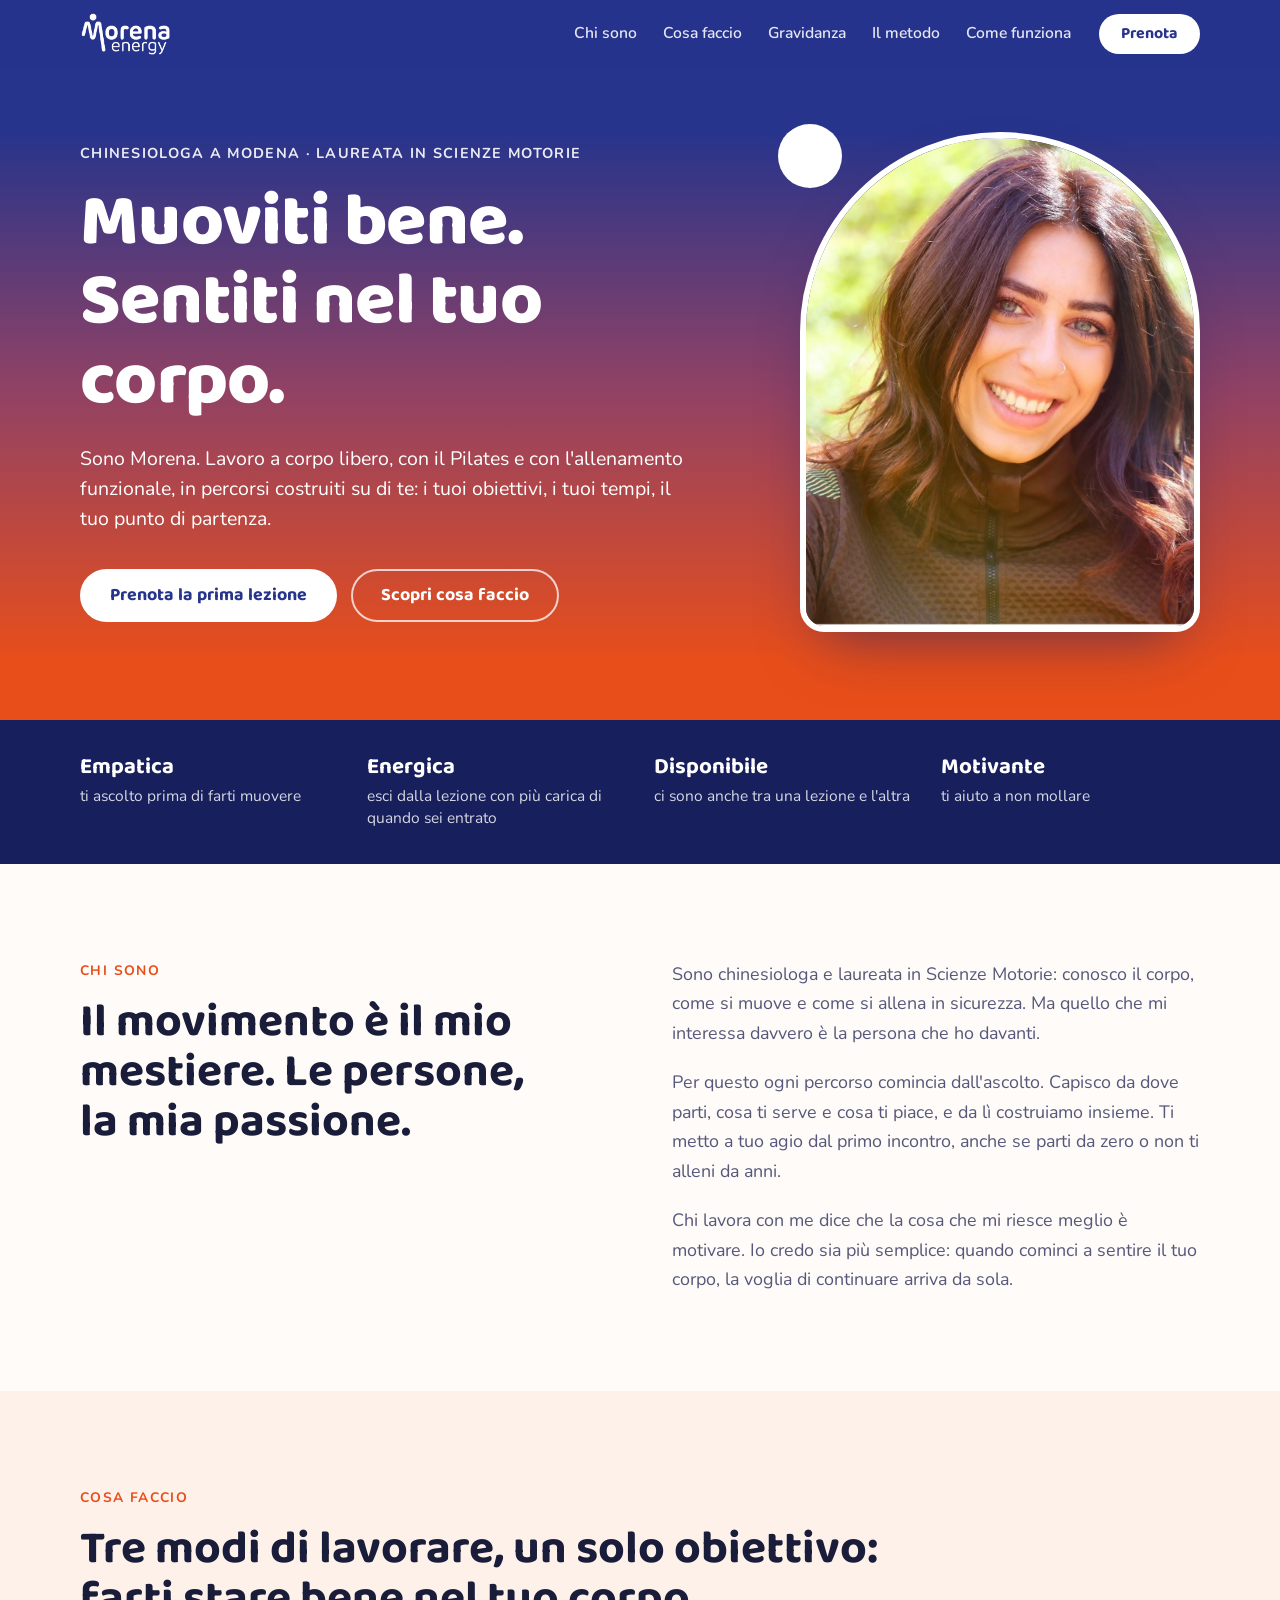
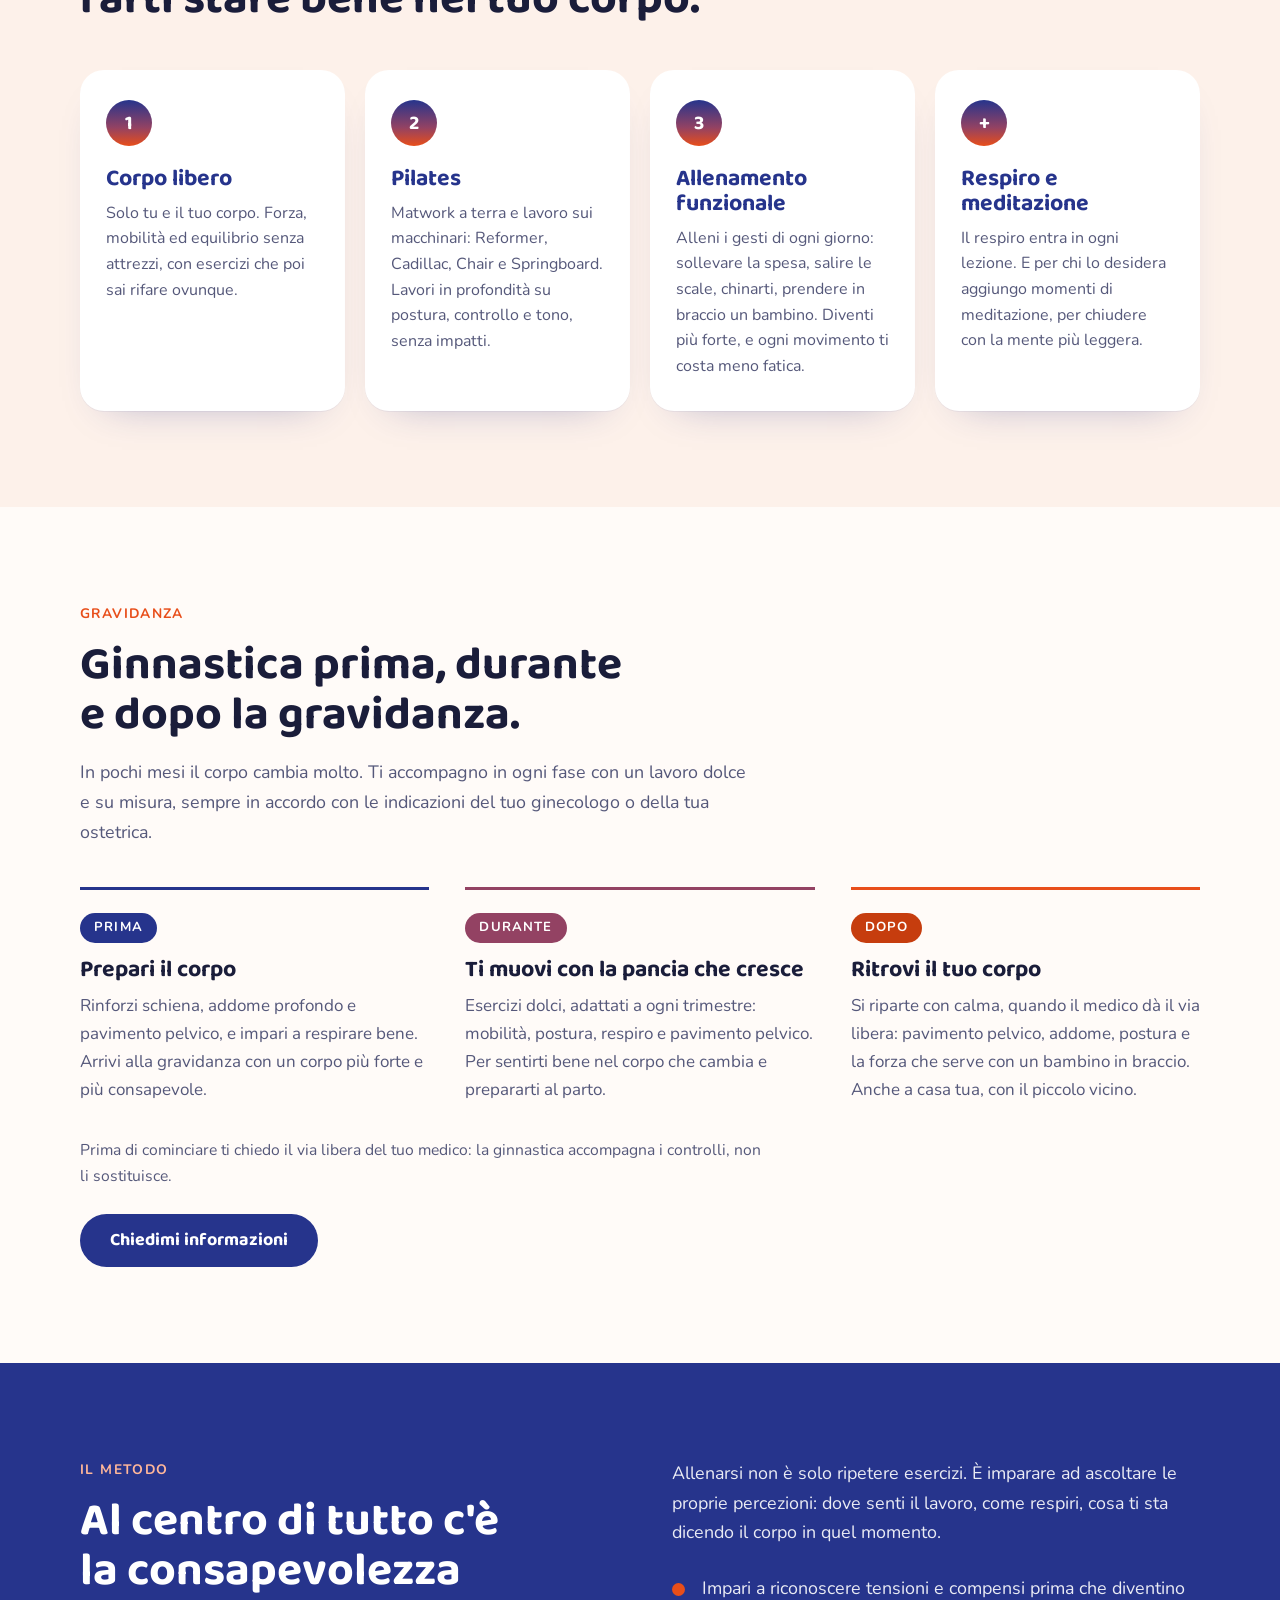
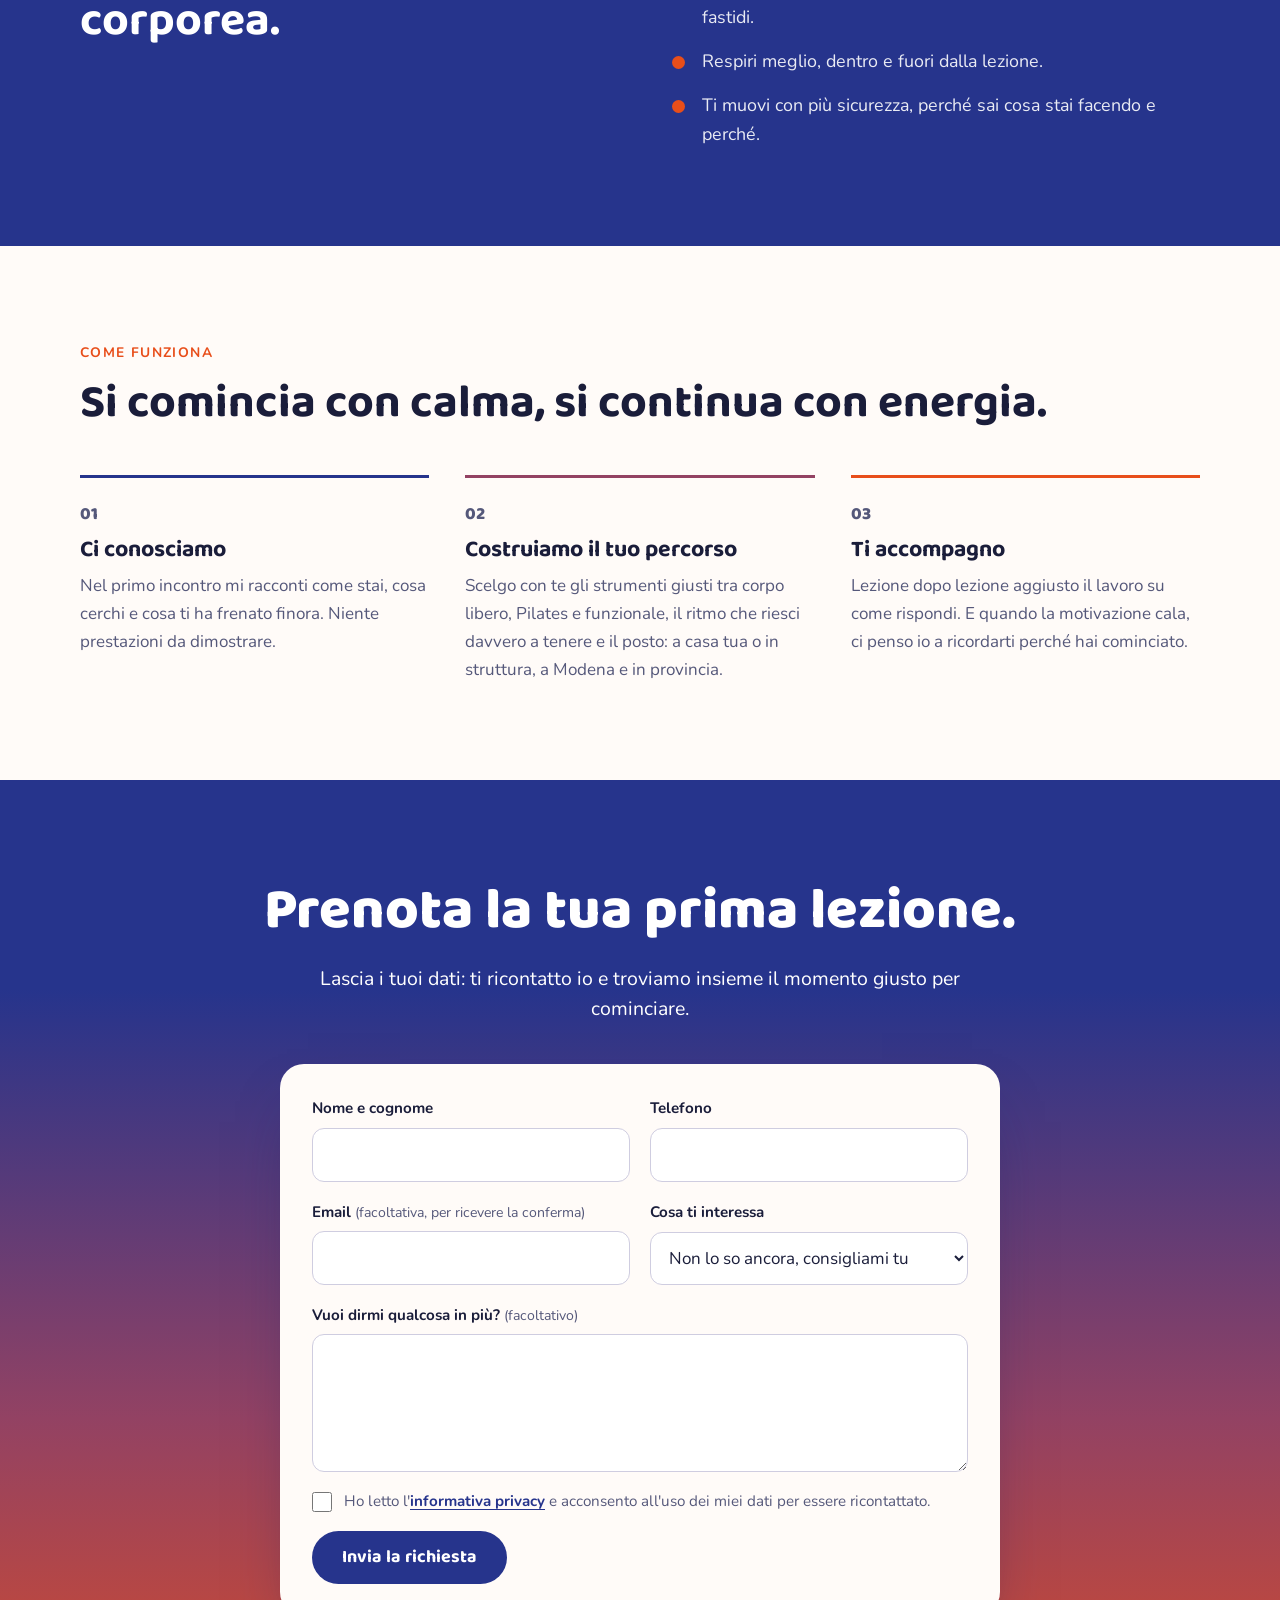
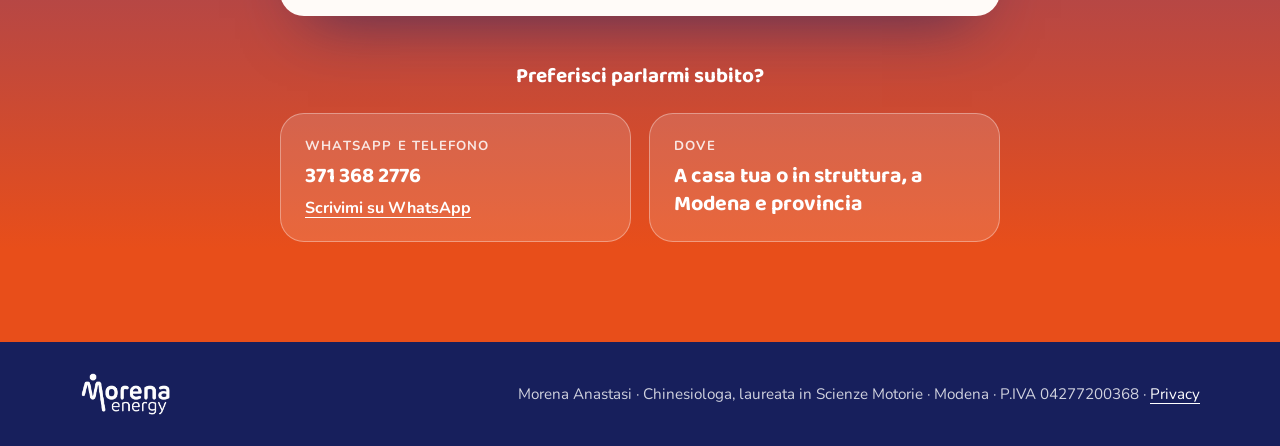
<file: index.html>
<!doctype html>
<html lang="it">
<head>
<meta charset="utf-8">
<meta name="viewport" content="width=device-width, initial-scale=1">
<title>Morena Energy · Chinesiologa a Modena: corpo libero, Pilates, funzionale</title>
<meta name="description" content="Morena, chinesiologa a Modena, laureata in Scienze Motorie. Corpo libero, Pilates e allenamento funzionale a domicilio o in struttura, a Modena e provincia, con al centro la consapevolezza corporea.">
<meta property="og:title" content="Morena Energy · Chinesiologa a Modena">
<meta property="og:description" content="Corpo libero, Pilates e allenamento funzionale. Percorsi costruiti su di te, con al centro la consapevolezza corporea.">
<meta property="og:image" content="https://davidemcb.github.io/morena-energy/img/logo-quadrato.jpg">
<meta property="og:url" content="https://davidemcb.github.io/morena-energy/">
<link rel="canonical" href="https://davidemcb.github.io/morena-energy/">
<meta property="og:type" content="website">
<meta name="theme-color" content="#26348C">
<link rel="icon" type="image/png" href="img/icona.png">
<link rel="apple-touch-icon" href="img/icona.png">
<link rel="preconnect" href="https://fonts.googleapis.com">
<link rel="preconnect" href="https://fonts.gstatic.com" crossorigin>
<link href="https://fonts.googleapis.com/css2?family=Baloo+2:wght@500;600;700;800&family=Nunito:wght@400;600;700&display=swap" rel="stylesheet">
<link rel="stylesheet" href="stile.css">
</head>
<body>

<header class="testata">
  <div class="contenitore testata-riga">
    <a href="#inizio" class="marchio" aria-label="Morena Energy, torna all'inizio">
      <img src="img/logo-bianco.png" alt="Morena Energy" width="642" height="309">
    </a>
    <nav class="menu" aria-label="Sezioni del sito">
      <a href="#chi-sono">Chi sono</a>
      <a href="#cosa-faccio">Cosa faccio</a>
      <a href="#gravidanza">Gravidanza</a>
      <a href="#consapevolezza">Il metodo</a>
      <a href="#come-funziona">Come funziona</a>
    </nav>
    <a href="#contatti" class="bottone bottone-chiaro bottone-piccolo">Prenota</a>
  </div>
</header>

<main id="inizio">

  <section class="apertura">
    <div class="contenitore apertura-griglia">
      <div class="apertura-testo">
        <p class="occhiello">Chinesiologa a Modena · Laureata in Scienze Motorie</p>
        <h1>Muoviti bene.<br>Sentiti nel tuo corpo.</h1>
        <p class="sommario">Sono Morena. Lavoro a corpo libero, con il Pilates e con l'allenamento funzionale, in percorsi costruiti su di te: i tuoi obiettivi, i tuoi tempi, il tuo punto di partenza.</p>
        <div class="azioni">
          <a href="#contatti" class="bottone bottone-chiaro">Prenota la prima lezione</a>
          <a href="#cosa-faccio" class="bottone bottone-contorno">Scopri cosa faccio</a>
        </div>
      </div>
      <div class="apertura-foto">
        <span class="pallino" aria-hidden="true"></span>
        <img src="img/morena.jpg" alt="Morena, chinesiologa, sorride all'aperto" width="1000" height="1258">
      </div>
    </div>
  </section>

  <section class="qualita" aria-label="Come lavora Morena">
    <div class="contenitore">
      <ul>
        <li><strong>Empatica</strong><span>ti ascolto prima di farti muovere</span></li>
        <li><strong>Energica</strong><span>esci dalla lezione con più carica di quando sei entrato</span></li>
        <li><strong>Disponibile</strong><span>ci sono anche tra una lezione e l'altra</span></li>
        <li><strong>Motivante</strong><span>ti aiuto a non mollare</span></li>
      </ul>
    </div>
  </section>

  <section class="sezione" id="chi-sono">
    <div class="contenitore due-colonne">
      <div>
        <p class="etichetta">Chi sono</p>
        <h2>Il movimento è il mio mestiere. Le persone, la mia passione.</h2>
      </div>
      <div class="prosa">
        <p>Sono chinesiologa e laureata in Scienze Motorie: conosco il corpo, come si muove e come si allena in sicurezza. Ma quello che mi interessa davvero è la persona che ho davanti.</p>
        <p>Per questo ogni percorso comincia dall'ascolto. Capisco da dove parti, cosa ti serve e cosa ti piace, e da lì costruiamo insieme. Ti metto a tuo agio dal primo incontro, anche se parti da zero o non ti alleni da anni.</p>
        <p>Chi lavora con me dice che la cosa che mi riesce meglio è motivare. Io credo sia più semplice: quando cominci a sentire il tuo corpo, la voglia di continuare arriva da sola.</p>
      </div>
    </div>
  </section>

  <section class="sezione sezione-tinta" id="cosa-faccio">
    <div class="contenitore">
      <p class="etichetta">Cosa faccio</p>
      <h2 class="titolo-stretto">Tre modi di lavorare, un solo obiettivo: farti stare bene nel tuo corpo.</h2>
      <div class="schede">
        <article class="scheda">
          <span class="numero" aria-hidden="true">1</span>
          <h3>Corpo libero</h3>
          <p>Solo tu e il tuo corpo. Forza, mobilità ed equilibrio senza attrezzi, con esercizi che poi sai rifare ovunque.</p>
        </article>
        <article class="scheda">
          <span class="numero" aria-hidden="true">2</span>
          <h3>Pilates</h3>
          <p>Matwork a terra e lavoro sui macchinari: Reformer, Cadillac, Chair e Springboard. Lavori in profondità su postura, controllo e tono, senza impatti.</p>
        </article>
        <article class="scheda">
          <span class="numero" aria-hidden="true">3</span>
          <h3>Allenamento funzionale</h3>
          <p>Alleni i gesti di ogni giorno: sollevare la spesa, salire le scale, chinarti, prendere in braccio un bambino. Diventi più forte, e ogni movimento ti costa meno fatica.</p>
        </article>
        <article class="scheda">
          <span class="numero" aria-hidden="true">+</span>
          <h3>Respiro e meditazione</h3>
          <p>Il respiro entra in ogni lezione. E per chi lo desidera aggiungo momenti di meditazione, per chiudere con la mente più leggera.</p>
        </article>
      </div>
    </div>
  </section>

  <section class="sezione" id="gravidanza">
    <div class="contenitore">
      <p class="etichetta">Gravidanza</p>
      <h2 class="titolo-stretto">Ginnastica prima, durante e dopo la gravidanza.</h2>
      <p class="prosa introduzione">In pochi mesi il corpo cambia molto. Ti accompagno in ogni fase con un lavoro dolce e su misura, sempre in accordo con le indicazioni del tuo ginecologo o della tua ostetrica.</p>
      <ol class="fasi">
        <li>
          <span class="fase">Prima</span>
          <h3>Prepari il corpo</h3>
          <p>Rinforzi schiena, addome profondo e pavimento pelvico, e impari a respirare bene. Arrivi alla gravidanza con un corpo più forte e più consapevole.</p>
        </li>
        <li>
          <span class="fase">Durante</span>
          <h3>Ti muovi con la pancia che cresce</h3>
          <p>Esercizi dolci, adattati a ogni trimestre: mobilità, postura, respiro e pavimento pelvico. Per sentirti bene nel corpo che cambia e prepararti al parto.</p>
        </li>
        <li>
          <span class="fase">Dopo</span>
          <h3>Ritrovi il tuo corpo</h3>
          <p>Si riparte con calma, quando il medico dà il via libera: pavimento pelvico, addome, postura e la forza che serve con un bambino in braccio. Anche a casa tua, con il piccolo vicino.</p>
        </li>
      </ol>
      <p class="nota">Prima di cominciare ti chiedo il via libera del tuo medico: la ginnastica accompagna i controlli, non li sostituisce.</p>
      <a href="#contatti" class="bottone bottone-pieno">Chiedimi informazioni</a>
    </div>
  </section>

  <section class="sezione sezione-blu" id="consapevolezza">
    <div class="contenitore due-colonne">
      <div>
        <p class="etichetta">Il metodo</p>
        <h2>Al centro di tutto c'è la consapevolezza corporea.</h2>
      </div>
      <div class="prosa">
        <p>Allenarsi non è solo ripetere esercizi. È imparare ad ascoltare le proprie percezioni: dove senti il lavoro, come respiri, cosa ti sta dicendo il corpo in quel momento.</p>
        <ul class="punti">
          <li>Impari a riconoscere tensioni e compensi prima che diventino fastidi.</li>
          <li>Respiri meglio, dentro e fuori dalla lezione.</li>
          <li>Ti muovi con più sicurezza, perché sai cosa stai facendo e perché.</li>
        </ul>
      </div>
    </div>
  </section>

  <section class="sezione" id="come-funziona">
    <div class="contenitore">
      <p class="etichetta">Come funziona</p>
      <h2 class="titolo-stretto">Si comincia con calma, si continua con energia.</h2>
      <ol class="passi">
        <li>
          <h3>Ci conosciamo</h3>
          <p>Nel primo incontro mi racconti come stai, cosa cerchi e cosa ti ha frenato finora. Niente prestazioni da dimostrare.</p>
        </li>
        <li>
          <h3>Costruiamo il tuo percorso</h3>
          <p>Scelgo con te gli strumenti giusti tra corpo libero, Pilates e funzionale, il ritmo che riesci davvero a tenere e il posto: a casa tua o in struttura, a Modena e in provincia.</p>
        </li>
        <li>
          <h3>Ti accompagno</h3>
          <p>Lezione dopo lezione aggiusto il lavoro su come rispondi. E quando la motivazione cala, ci penso io a ricordarti perché hai cominciato.</p>
        </li>
      </ol>
    </div>
  </section>

  <section class="chiusura" id="contatti">
    <div class="contenitore">
      <h2>Prenota la tua prima lezione.</h2>
      <p class="sommario">Lascia i tuoi dati: ti ricontatto io e troviamo insieme il momento giusto per cominciare.</p>

      <!-- Il modulo arriva per email a Morena tramite FormSubmit (formsubmit.co).
           Invio classico e non AJAX: solo così FormSubmit manda la conferma automatica a chi lascia l'email. -->
      <form class="modulo" id="modulo-contatto" action="https://formsubmit.co/morena.anastasi2.95@gmail.com" method="POST">
        <input type="hidden" name="_subject" value="Nuova richiesta dal sito Morena Energy">
        <input type="hidden" name="_template" value="table">
        <input type="hidden" name="_next" value="https://davidemcb.github.io/morena-energy/grazie.html">
        <input type="hidden" name="_autoresponse" id="campo-conferma" value="Ciao! Grazie per avermi scritto. Ho ricevuto la tua richiesta e ti ricontatto io al più presto, per trovare insieme il momento giusto per la tua prima lezione. Se preferisci sentirci subito, mi trovi su WhatsApp al 371 368 2776. A presto, Morena · Morena Energy">
        <input type="text" name="_honey" id="campo-honey" tabindex="-1" autocomplete="off" hidden>
        <div class="campo">
          <label for="campo-nome">Nome e cognome</label>
          <input type="text" id="campo-nome" name="Nome" autocomplete="name" required>
        </div>
        <div class="campo">
          <label for="campo-telefono">Telefono</label>
          <input type="tel" id="campo-telefono" name="Telefono" autocomplete="tel" inputmode="tel" required>
        </div>
        <div class="campo">
          <label for="campo-email">Email <small>(facoltativa, per ricevere la conferma)</small></label>
          <input type="email" id="campo-email" name="email" autocomplete="email">
        </div>
        <div class="campo">
          <label for="campo-interesse">Cosa ti interessa</label>
          <select id="campo-interesse" name="Interesse">
            <option>Non lo so ancora, consigliami tu</option>
            <option>Corpo libero</option>
            <option>Pilates</option>
            <option>Allenamento funzionale</option>
            <option>Ginnastica in gravidanza (prima, durante, dopo)</option>
            <option>Respiro e meditazione</option>
          </select>
        </div>
        <div class="campo campo-largo">
          <label for="campo-messaggio">Vuoi dirmi qualcosa in più? <small>(facoltativo)</small></label>
          <textarea id="campo-messaggio" name="Messaggio" rows="4"></textarea>
        </div>
        <label class="consenso campo-largo" for="campo-consenso">
          <input type="checkbox" id="campo-consenso" name="Consenso" value="Sì" required>
          <span>Ho letto l'<a href="privacy.html">informativa privacy</a> e acconsento all'uso dei miei dati per essere ricontattato.</span>
        </label>
        <div class="campo-largo modulo-invio">
          <button type="submit" class="bottone bottone-pieno" id="modulo-bottone">Invia la richiesta</button>
          <p class="modulo-esito" id="modulo-esito" role="status" aria-live="polite" hidden></p>
        </div>
      </form>

      <p class="oppure">Preferisci parlarmi subito?</p>
      <div class="contatti">
        <div class="contatto">
          <span>WhatsApp e telefono</span>
          <a href="tel:+393713682776">371 368 2776</a>
          <a class="secondario" href="https://wa.me/393713682776" target="_blank" rel="noopener">Scrivimi su WhatsApp</a>
        </div>
        <div class="contatto">
          <span>Dove</span>
          <strong>A casa tua o in struttura, a Modena e provincia</strong>
        </div>
      </div>
    </div>
  </section>

</main>

<footer class="piede">
  <div class="contenitore piede-riga">
    <img src="img/logo-bianco.png" alt="Morena Energy" width="642" height="309">
    <p>Morena Anastasi · Chinesiologa, laureata in Scienze Motorie · Modena · P.IVA 04277200368 · <a href="privacy.html">Privacy</a></p>
  </div>
</footer>

<script>
// Il modulo si invia in modo classico a FormSubmit: verifica anti-robot, poi la pagina grazie.html
(function () {
  var modulo = document.getElementById("modulo-contatto");
  if (!modulo) return;
  var bottone = document.getElementById("modulo-bottone");
  var esito = document.getElementById("modulo-esito");
  var conferma = document.getElementById("campo-conferma");

  modulo.addEventListener("submit", function (evento) {
    if (!modulo.getAttribute("action")) {
      evento.preventDefault();
      esito.textContent = "Questa è un'anteprima: l'invio funziona solo sul sito pubblicato.";
      esito.classList.add("errore");
      esito.hidden = false;
      return;
    }
    // senza email non c'è nessuno a cui mandare la conferma automatica
    conferma.disabled = !document.getElementById("campo-email").value.trim();
    bottone.textContent = "Invio in corso…";
  });

  // se si torna indietro dalla pagina di verifica, il bottone torna normale
  window.addEventListener("pageshow", function () { bottone.textContent = "Invia la richiesta"; });
})();
</script>

</body>
</html>
</file>
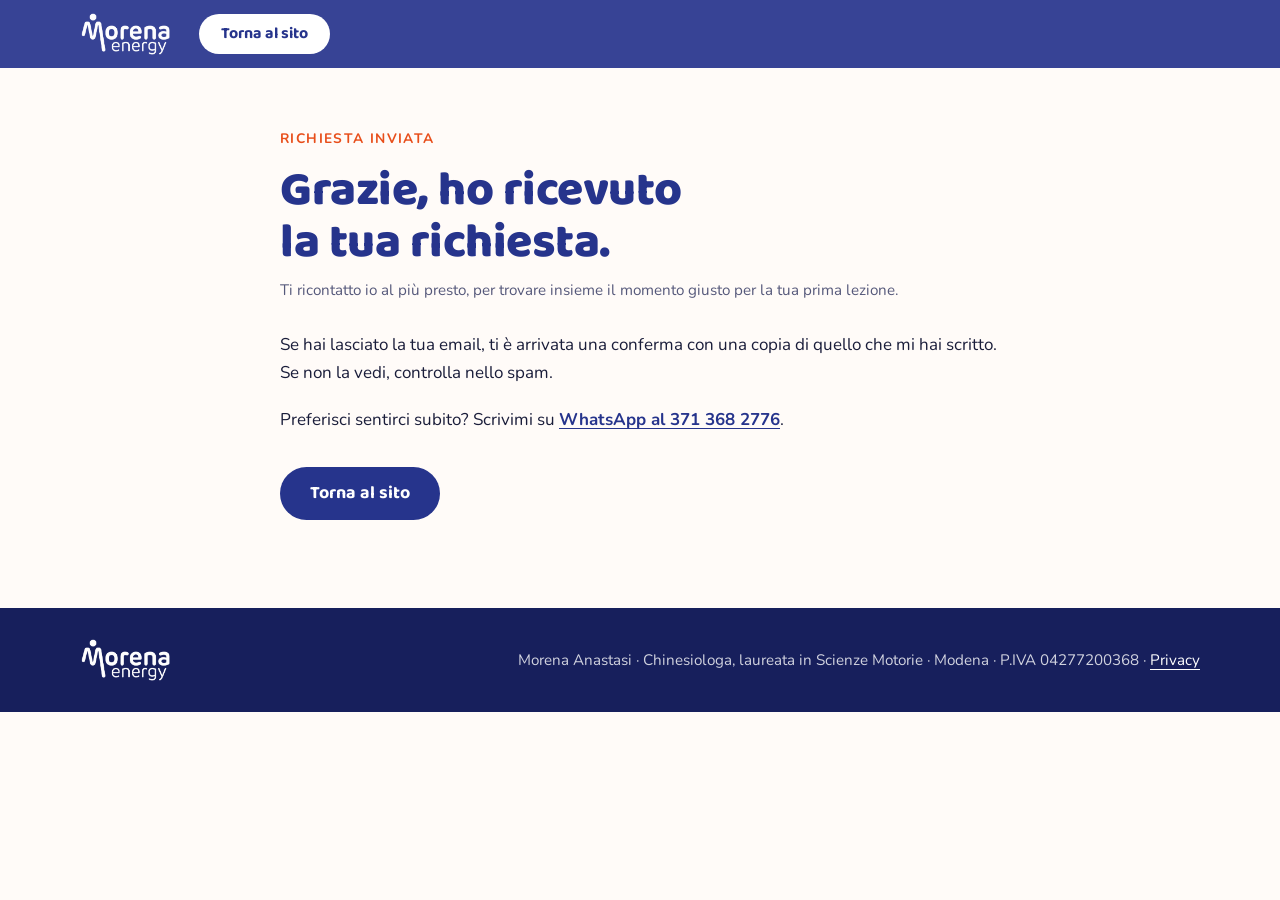
<file: grazie.html>
<!doctype html>
<html lang="it">
<head>
<meta charset="utf-8">
<meta name="viewport" content="width=device-width, initial-scale=1">
<title>Richiesta inviata · Morena Energy</title>
<meta name="robots" content="noindex">
<meta name="theme-color" content="#26348C">
<link rel="icon" type="image/png" href="img/icona.png">
<link rel="preconnect" href="https://fonts.googleapis.com">
<link rel="preconnect" href="https://fonts.gstatic.com" crossorigin>
<link href="https://fonts.googleapis.com/css2?family=Baloo+2:wght@500;600;700;800&family=Nunito:wght@400;600;700&display=swap" rel="stylesheet">
<link rel="stylesheet" href="stile.css">
</head>
<body>

<header class="testata">
  <div class="contenitore testata-riga">
    <a href="index.html" class="marchio" aria-label="Morena Energy, torna al sito">
      <img src="img/logo-bianco.png" alt="Morena Energy" width="642" height="309">
    </a>
    <a href="index.html" class="bottone bottone-chiaro bottone-piccolo">Torna al sito</a>
  </div>
</header>

<main class="pagina-testo">
  <div class="contenitore">
    <p class="etichetta">Richiesta inviata</p>
    <h1>Grazie, ho ricevuto la tua richiesta.</h1>
    <p class="aggiornamento">Ti ricontatto io al più presto, per trovare insieme il momento giusto per la tua prima lezione.</p>
    <p>Se hai lasciato la tua email, ti è arrivata una conferma con una copia di quello che mi hai scritto. Se non la vedi, controlla nello spam.</p>
    <p>Preferisci sentirci subito? Scrivimi su <a href="https://wa.me/393713682776" target="_blank" rel="noopener">WhatsApp al 371 368 2776</a>.</p>
    <p><a href="index.html" class="bottone bottone-pieno">Torna al sito</a></p>
  </div>
</main>

<footer class="piede">
  <div class="contenitore piede-riga">
    <img src="img/logo-bianco.png" alt="Morena Energy" width="642" height="309">
    <p>Morena Anastasi · Chinesiologa, laureata in Scienze Motorie · Modena · P.IVA 04277200368 · <a href="privacy.html">Privacy</a></p>
  </div>
</footer>

</body>
</html>
</file>
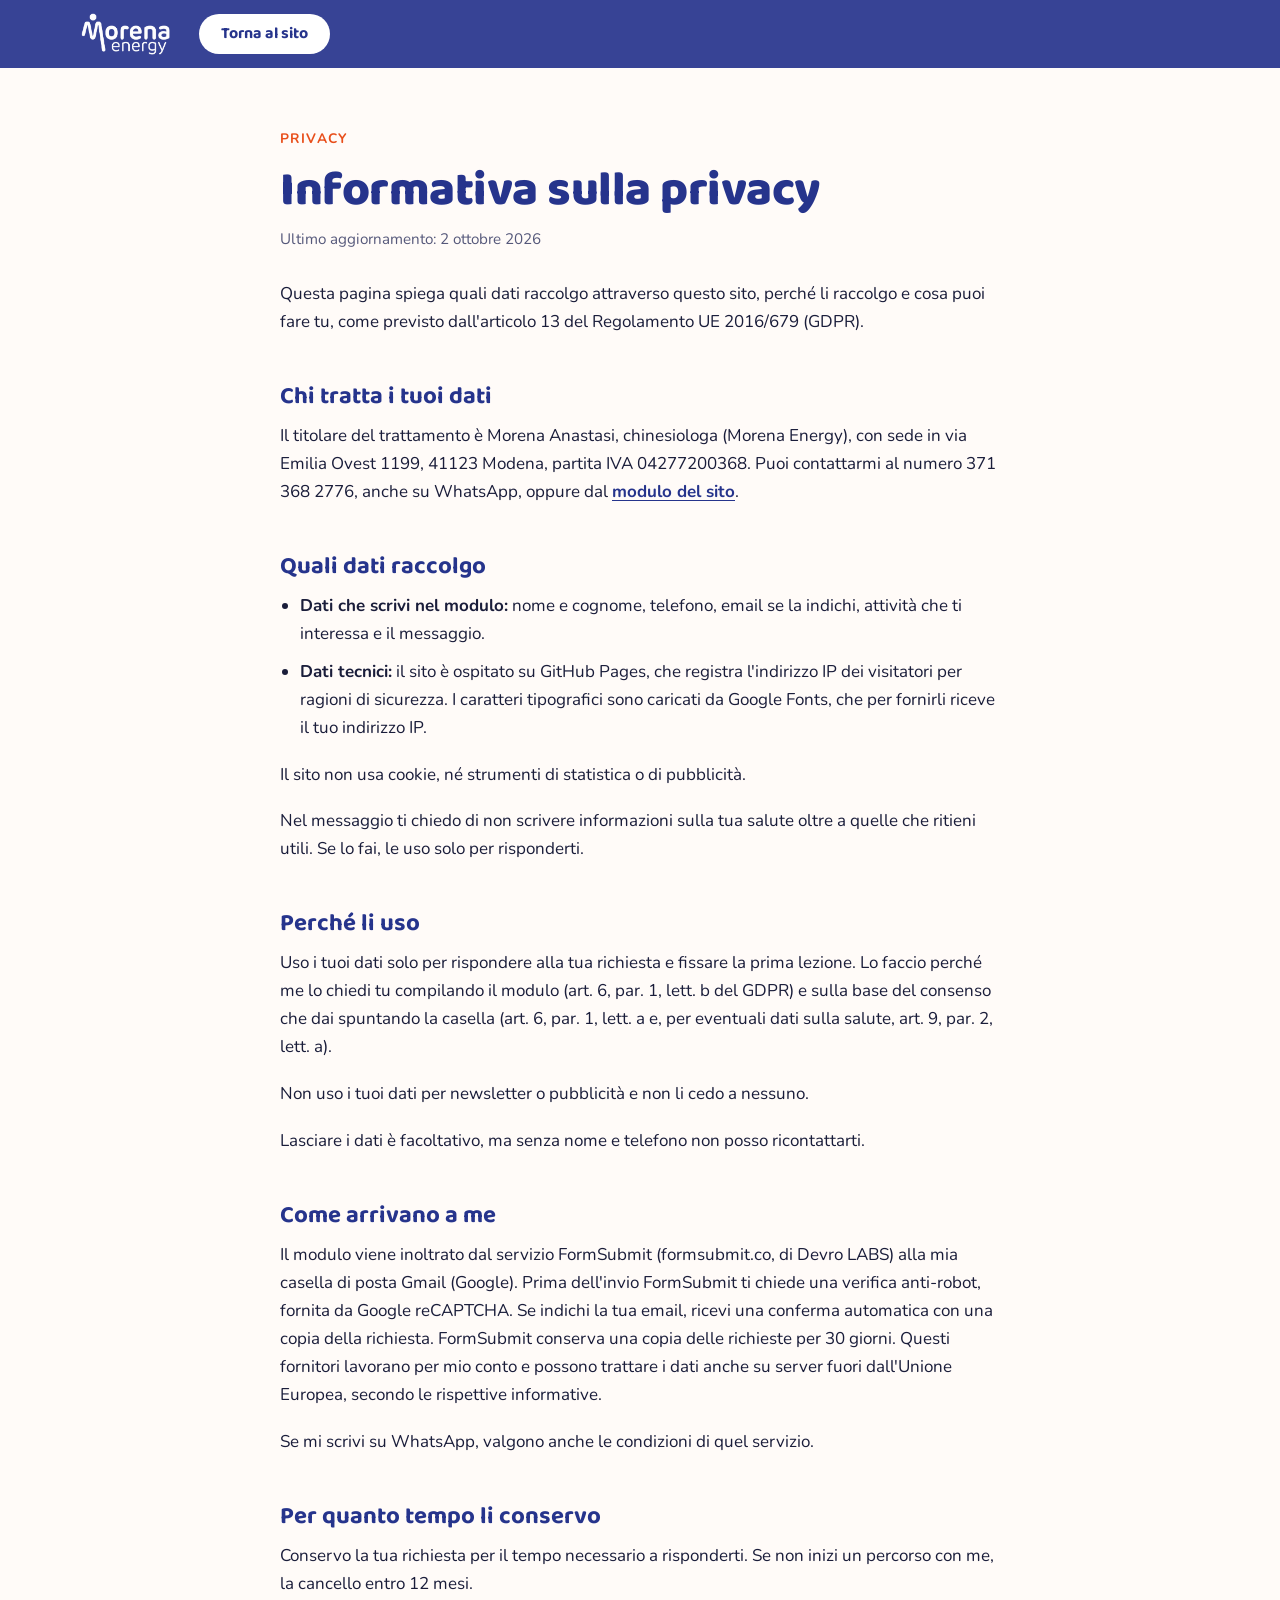
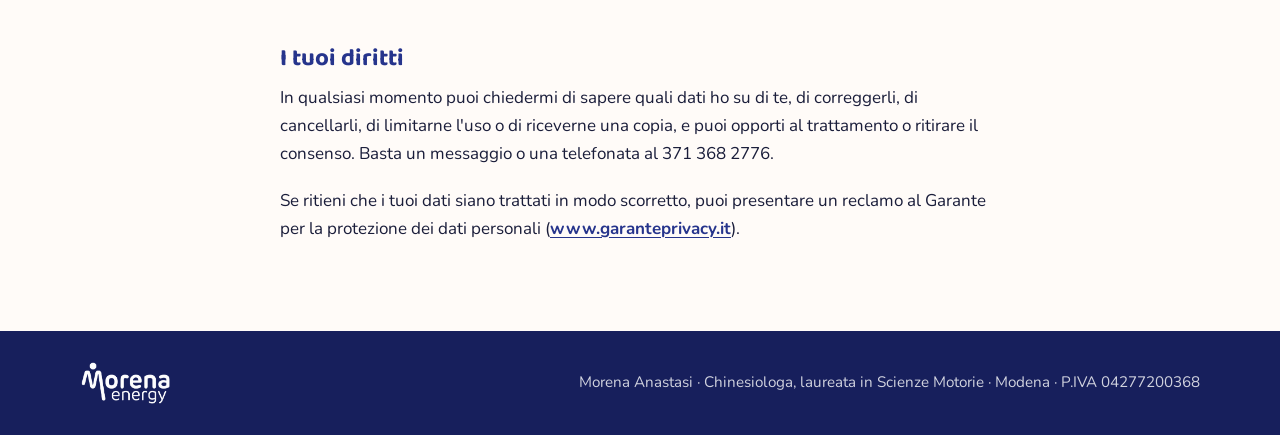
<file: privacy.html>
<!doctype html>
<html lang="it">
<head>
<meta charset="utf-8">
<meta name="viewport" content="width=device-width, initial-scale=1">
<title>Informativa privacy · Morena Energy</title>
<meta name="description" content="Quali dati raccoglie il sito Morena Energy, perché e quali sono i tuoi diritti.">
<meta name="robots" content="noindex">
<meta name="theme-color" content="#26348C">
<link rel="icon" type="image/png" href="img/icona.png">
<link rel="preconnect" href="https://fonts.googleapis.com">
<link rel="preconnect" href="https://fonts.gstatic.com" crossorigin>
<link href="https://fonts.googleapis.com/css2?family=Baloo+2:wght@500;600;700;800&family=Nunito:wght@400;600;700&display=swap" rel="stylesheet">
<link rel="stylesheet" href="stile.css">
</head>
<body>

<header class="testata">
  <div class="contenitore testata-riga">
    <a href="index.html" class="marchio" aria-label="Morena Energy, torna al sito">
      <img src="img/logo-bianco.png" alt="Morena Energy" width="642" height="309">
    </a>
    <a href="index.html#contatti" class="bottone bottone-chiaro bottone-piccolo">Torna al sito</a>
  </div>
</header>

<main class="pagina-testo">
  <div class="contenitore">
    <p class="etichetta">Privacy</p>
    <h1>Informativa sulla privacy</h1>
    <p class="aggiornamento">Ultimo aggiornamento: 2 ottobre 2026</p>

    <p>Questa pagina spiega quali dati raccolgo attraverso questo sito, perché li raccolgo e cosa puoi fare tu, come previsto dall'articolo 13 del Regolamento UE 2016/679 (GDPR).</p>

    <h2>Chi tratta i tuoi dati</h2>
    <p>Il titolare del trattamento è Morena Anastasi, chinesiologa (Morena Energy), con sede in via Emilia Ovest 1199, 41123 Modena, partita IVA 04277200368. Puoi contattarmi al numero 371 368 2776, anche su WhatsApp, oppure dal <a href="index.html#contatti">modulo del sito</a>.</p>

    <h2>Quali dati raccolgo</h2>
    <ul>
      <li><strong>Dati che scrivi nel modulo:</strong> nome e cognome, telefono, email se la indichi, attività che ti interessa e il messaggio.</li>
      <li><strong>Dati tecnici:</strong> il sito è ospitato su GitHub Pages, che registra l'indirizzo IP dei visitatori per ragioni di sicurezza. I caratteri tipografici sono caricati da Google Fonts, che per fornirli riceve il tuo indirizzo IP.</li>
    </ul>
    <p>Il sito non usa cookie, né strumenti di statistica o di pubblicità.</p>
    <p>Nel messaggio ti chiedo di non scrivere informazioni sulla tua salute oltre a quelle che ritieni utili. Se lo fai, le uso solo per risponderti.</p>

    <h2>Perché li uso</h2>
    <p>Uso i tuoi dati solo per rispondere alla tua richiesta e fissare la prima lezione. Lo faccio perché me lo chiedi tu compilando il modulo (art. 6, par. 1, lett. b del GDPR) e sulla base del consenso che dai spuntando la casella (art. 6, par. 1, lett. a e, per eventuali dati sulla salute, art. 9, par. 2, lett. a).</p>
    <p>Non uso i tuoi dati per newsletter o pubblicità e non li cedo a nessuno.</p>
    <p>Lasciare i dati è facoltativo, ma senza nome e telefono non posso ricontattarti.</p>

    <h2>Come arrivano a me</h2>
    <p>Il modulo viene inoltrato dal servizio FormSubmit (formsubmit.co, di Devro LABS) alla mia casella di posta Gmail (Google). Prima dell'invio FormSubmit ti chiede una verifica anti-robot, fornita da Google reCAPTCHA. Se indichi la tua email, ricevi una conferma automatica con una copia della richiesta. FormSubmit conserva una copia delle richieste per 30 giorni. Questi fornitori lavorano per mio conto e possono trattare i dati anche su server fuori dall'Unione Europea, secondo le rispettive informative.</p>
    <p>Se mi scrivi su WhatsApp, valgono anche le condizioni di quel servizio.</p>

    <h2>Per quanto tempo li conservo</h2>
    <p>Conservo la tua richiesta per il tempo necessario a risponderti. Se non inizi un percorso con me, la cancello entro 12 mesi.</p>

    <h2>I tuoi diritti</h2>
    <p>In qualsiasi momento puoi chiedermi di sapere quali dati ho su di te, di correggerli, di cancellarli, di limitarne l'uso o di riceverne una copia, e puoi opporti al trattamento o ritirare il consenso. Basta un messaggio o una telefonata al 371 368 2776.</p>
    <p>Se ritieni che i tuoi dati siano trattati in modo scorretto, puoi presentare un reclamo al Garante per la protezione dei dati personali (<a href="https://www.garanteprivacy.it" target="_blank" rel="noopener">www.garanteprivacy.it</a>).</p>
  </div>
</main>

<footer class="piede">
  <div class="contenitore piede-riga">
    <img src="img/logo-bianco.png" alt="Morena Energy" width="642" height="309">
    <p>Morena Anastasi · Chinesiologa, laureata in Scienze Motorie · Modena · P.IVA 04277200368</p>
  </div>
</footer>

</body>
</html>
</file>
<file: stile.css>
/* Colori presi dal logo Morena Energy: blu in alto, arancio in basso */
:root {
  --blu: #26348C;
  --blu-scuro: #171F5C;
  --prugna: #934263;
  --arancio: #E84E1A;
  --arancio-scuro: #C63D0E;
  --inchiostro: #1A1D3A;
  --grigio: #55587A;
  --carta: #FFFBF8;
  --tinta: #FDF1EA;
  --bordo: #CFCDE0;
  --successo: #1B6B45;
  --errore: #B3261E;
  --sfumatura: linear-gradient(180deg, var(--blu) 0%, var(--blu) 18%, var(--prugna) 55%, var(--arancio) 92%);
  --titoli: "Baloo 2", "Nunito", system-ui, sans-serif;
  --testo: "Nunito", system-ui, -apple-system, "Segoe UI", sans-serif;
  --raggio: 24px;
}

*, *::before, *::after { box-sizing: border-box; }

html { scroll-behavior: smooth; scroll-padding-top: 84px; }

body {
  margin: 0;
  background: var(--carta);
  color: var(--inchiostro);
  font-family: var(--testo);
  font-size: 1.0625rem;
  line-height: 1.65;
  -webkit-font-smoothing: antialiased;
}

img { max-width: 100%; height: auto; display: block; }

h1, h2, h3 {
  font-family: var(--titoli);
  line-height: 1.08;
  margin: 0;
  text-wrap: balance;
}

h1 { font-size: clamp(2.6rem, 6.4vw, 4.6rem); font-weight: 800; letter-spacing: -0.01em; }
h2 { font-size: clamp(1.9rem, 4vw, 2.9rem); font-weight: 700; }
h3 { font-size: 1.45rem; font-weight: 700; }

p { margin: 0 0 1.1em; }
p:last-child { margin-bottom: 0; }

.contenitore { width: min(1120px, 100% - 40px); margin-inline: auto; }

/* Testata */
.testata {
  position: fixed;
  inset: 0 0 auto 0;
  z-index: 10;
  background: rgba(38, 52, 140, 0.92);
  backdrop-filter: blur(10px);
}
.testata-riga { display: flex; align-items: center; gap: 28px; height: 68px; }
.marchio img { height: 44px; width: auto; }
.menu { display: flex; gap: 26px; margin-left: auto; }
.menu a {
  color: #fff;
  text-decoration: none;
  font-weight: 600;
  font-size: 0.98rem;
  opacity: 0.88;
}
.menu a:hover { opacity: 1; text-decoration: underline; text-underline-offset: 6px; }

/* Bottoni */
.bottone {
  display: inline-block;
  padding: 14px 28px;
  border-radius: 999px;
  font-family: var(--titoli);
  font-weight: 700;
  font-size: 1.12rem;
  line-height: 1.2;
  text-decoration: none;
  border: 2px solid transparent;
  transition: transform 0.15s ease, background 0.15s ease, color 0.15s ease;
}
.bottone:hover { transform: translateY(-2px); }
.bottone-chiaro { background: #fff; color: var(--blu); }
.bottone-chiaro:hover { background: var(--tinta); }
.bottone-contorno { border-color: rgba(255, 255, 255, 0.75); color: #fff; }
.bottone-contorno:hover { background: rgba(255, 255, 255, 0.14); }
.bottone-piccolo { padding: 8px 20px; font-size: 1rem; }
a:focus-visible { outline: 3px solid #fff; outline-offset: 3px; border-radius: 6px; }
.bottone:focus-visible { border-radius: 999px; }

/* Apertura: la stessa sfumatura del logo */
.apertura {
  background: var(--sfumatura);
  color: #fff;
  padding: 132px 0 88px;
}
.apertura-griglia {
  display: grid;
  grid-template-columns: 1.15fr 0.85fr;
  gap: 56px;
  align-items: center;
}
.occhiello {
  font-weight: 700;
  font-size: 0.9rem;
  letter-spacing: 0.09em;
  text-transform: uppercase;
  opacity: 0.9;
  margin-bottom: 18px;
}
.sommario { font-size: 1.22rem; line-height: 1.55; max-width: 34em; margin-top: 22px; }
.azioni { display: flex; flex-wrap: wrap; gap: 14px; margin-top: 34px; }

.apertura-foto { position: relative; justify-self: end; width: min(100%, 400px); }
.apertura-foto img {
  border-radius: 200px 200px var(--raggio) var(--raggio);
  border: 6px solid #fff;
  aspect-ratio: 4 / 5;
  object-fit: cover;
  box-shadow: 0 30px 60px -24px rgba(23, 31, 92, 0.55);
}
/* Il pallino bianco riprende la "testa" della M nel logo */
.pallino {
  position: absolute;
  top: -8px;
  left: -22px;
  width: 64px;
  height: 64px;
  border-radius: 50%;
  background: #fff;
}

/* Fascia delle qualità */
.qualita { background: var(--blu-scuro); color: #fff; padding: 34px 0; }
.qualita ul {
  list-style: none;
  margin: 0;
  padding: 0;
  display: grid;
  grid-template-columns: repeat(4, 1fr);
  gap: 28px;
}
.qualita strong {
  display: block;
  font-family: var(--titoli);
  font-size: 1.4rem;
  font-weight: 700;
  line-height: 1.2;
}
.qualita span { display: block; font-size: 0.97rem; line-height: 1.45; opacity: 0.82; margin-top: 4px; }

/* Sezioni */
.sezione { padding: 96px 0; }
.sezione-tinta { background: var(--tinta); }
.sezione-blu { background: var(--blu); color: #fff; }

.etichetta {
  font-weight: 700;
  font-size: 0.86rem;
  letter-spacing: 0.1em;
  text-transform: uppercase;
  color: var(--arancio);
  margin-bottom: 14px;
}
.sezione-blu .etichetta { color: #FFB79A; }

.due-colonne { display: grid; grid-template-columns: 1fr 1fr; gap: 64px; align-items: start; }
.titolo-stretto { max-width: 21em; }
.prosa { color: var(--grigio); font-size: 1.12rem; }
.sezione-blu .prosa { color: rgba(255, 255, 255, 0.9); }

.punti { list-style: none; margin: 26px 0 0; padding: 0; display: grid; gap: 14px; }
.punti li { position: relative; padding-left: 30px; }
.punti li::before {
  content: "";
  position: absolute;
  left: 0;
  top: 0.5em;
  width: 13px;
  height: 13px;
  border-radius: 50%;
  background: var(--arancio);
}

/* Schede dei servizi */
.schede {
  display: grid;
  grid-template-columns: repeat(4, 1fr);
  gap: 20px;
  margin-top: 46px;
}
.scheda {
  background: #fff;
  border-radius: var(--raggio);
  padding: 30px 26px 32px;
  box-shadow: 0 1px 0 rgba(38, 52, 140, 0.06), 0 18px 40px -28px rgba(38, 52, 140, 0.4);
}
.scheda .numero {
  display: grid;
  place-items: center;
  width: 46px;
  height: 46px;
  border-radius: 50%;
  background: linear-gradient(180deg, var(--blu), var(--prugna) 60%, var(--arancio));
  color: #fff;
  font-family: var(--titoli);
  font-weight: 700;
  font-size: 1.25rem;
  line-height: 1;
  margin-bottom: 20px;
}
.scheda h3 { color: var(--blu); margin-bottom: 10px; }
.scheda p { color: var(--grigio); font-size: 1rem; line-height: 1.6; }

/* Passi */
.passi {
  list-style: none;
  counter-reset: passo;
  margin: 46px 0 0;
  padding: 0;
  display: grid;
  grid-template-columns: repeat(3, 1fr);
  gap: 36px;
}
.passi li { counter-increment: passo; border-top: 3px solid var(--blu); padding-top: 22px; }
.passi li:nth-child(2) { border-color: var(--prugna); }
.passi li:nth-child(3) { border-color: var(--arancio); }
.passi li::before {
  content: "0" counter(passo);
  display: block;
  font-family: var(--titoli);
  font-weight: 800;
  font-size: 1.1rem;
  color: var(--grigio);
  margin-bottom: 8px;
}
.passi h3 { margin-bottom: 10px; }
.passi p { color: var(--grigio); }

/* Fasi della gravidanza: prima, durante, dopo */
.introduzione { max-width: 38em; margin-top: 18px; }
.fasi {
  list-style: none;
  margin: 40px 0 0;
  padding: 0;
  display: grid;
  grid-template-columns: repeat(3, 1fr);
  gap: 36px;
}
.fasi li { border-top: 3px solid var(--blu); padding-top: 22px; }
.fasi li:nth-child(2) { border-color: var(--prugna); }
.fasi li:nth-child(3) { border-color: var(--arancio); }
.fase {
  display: inline-block;
  font-weight: 700;
  font-size: 0.82rem;
  letter-spacing: 0.09em;
  text-transform: uppercase;
  color: #fff;
  background: var(--blu);
  border-radius: 999px;
  padding: 4px 14px;
  margin-bottom: 14px;
}
.fasi li:nth-child(2) .fase { background: var(--prugna); }
.fasi li:nth-child(3) .fase { background: var(--arancio-scuro); }
.fasi h3 { margin-bottom: 10px; }
.fasi p { color: var(--grigio); }
.nota { color: var(--grigio); font-size: 0.98rem; margin: 34px 0 24px; max-width: 44em; }

/* Chiusura e contatti */
.chiusura {
  background: var(--sfumatura);
  color: #fff;
  padding: 100px 0;
  text-align: center;
}
.chiusura h2 { font-size: clamp(2.2rem, 5vw, 3.6rem); font-weight: 800; }
.chiusura .sommario { margin-inline: auto; }
/* Modulo di contatto */
.modulo {
  display: grid;
  grid-template-columns: 1fr 1fr;
  gap: 18px 20px;
  width: min(100%, 720px);
  margin: 40px auto 0;
  padding: 32px;
  background: var(--carta);
  color: var(--inchiostro);
  border-radius: var(--raggio);
  text-align: left;
  box-shadow: 0 30px 60px -28px rgba(23, 31, 92, 0.6);
}
.campo { display: grid; gap: 6px; min-width: 0; }
.campo-largo { grid-column: 1 / -1; }
.campo label { font-weight: 700; font-size: 0.95rem; }
.campo small { font-weight: 400; color: var(--grigio); font-size: 0.88rem; }
.campo input, .campo select, .campo textarea {
  width: 100%;
  font: inherit;
  color: var(--inchiostro);
  background: #fff;
  border: 1.5px solid var(--bordo);
  border-radius: 12px;
  padding: 12px 14px;
}
.campo textarea { resize: vertical; min-height: 110px; }
.campo input:focus-visible, .campo select:focus-visible, .campo textarea:focus-visible, .consenso input:focus-visible {
  outline: 3px solid var(--blu);
  outline-offset: 1px;
  border-color: var(--blu);
}
.consenso {
  display: flex;
  gap: 12px;
  align-items: flex-start;
  font-size: 0.95rem;
  line-height: 1.5;
  color: var(--grigio);
}
.consenso input { width: 20px; height: 20px; margin: 2px 0 0; flex: none; accent-color: var(--blu); }
.modulo-invio { display: flex; flex-wrap: wrap; align-items: center; gap: 14px 20px; }
.bottone-pieno { background: var(--blu); color: #fff; cursor: pointer; }
.bottone-pieno:hover { background: var(--blu-scuro); }
.bottone-pieno:disabled { opacity: 0.65; cursor: default; transform: none; }
.bottone-pieno:focus-visible { outline: 3px solid var(--arancio); outline-offset: 3px; }
.modulo-esito { margin: 0; font-weight: 700; color: var(--successo); flex: 1 1 240px; }
.modulo-esito.errore { color: var(--errore); }

.oppure { margin: 44px 0 0; font-family: var(--titoli); font-weight: 700; font-size: 1.3rem; }

.contatti {
  display: grid;
  grid-template-columns: repeat(auto-fit, minmax(240px, 1fr));
  gap: 18px;
  width: min(100%, 720px);
  margin: 18px auto 0;
  text-align: left;
}
.contatto {
  background: rgba(255, 255, 255, 0.14);
  border: 1px solid rgba(255, 255, 255, 0.35);
  border-radius: var(--raggio);
  padding: 22px 24px;
}
.contatto span {
  display: block;
  font-size: 0.82rem;
  font-weight: 700;
  letter-spacing: 0.09em;
  text-transform: uppercase;
  opacity: 0.85;
  margin-bottom: 6px;
}
.contatto strong, .contatto a {
  font-family: var(--titoli);
  font-size: 1.35rem;
  font-weight: 700;
  line-height: 1.25;
  color: #fff;
  overflow-wrap: anywhere;
}
.contatto a { display: block; text-decoration: none; }
.contatto a:hover { text-decoration: underline; text-underline-offset: 5px; }
.contatto a.secondario {
  font-family: var(--testo);
  font-size: 1rem;
  text-decoration: underline;
  text-underline-offset: 4px;
  margin-top: 8px;
}
.da-inserire { opacity: 0.7; font-style: italic; }

/* Piede */
.piede { background: var(--blu-scuro); color: rgba(255, 255, 255, 0.8); padding: 30px 0; font-size: 0.95rem; }
.piede-riga { display: flex; align-items: center; justify-content: space-between; gap: 20px; flex-wrap: wrap; }
.piede img { height: 44px; width: auto; }
.piede a { color: #fff; text-underline-offset: 4px; }
.consenso a { color: var(--blu); font-weight: 700; text-underline-offset: 3px; }
.consenso a:focus-visible { outline: 3px solid var(--blu); }

/* Pagine di solo testo (informativa privacy) */
.pagina-testo { padding: 128px 0 88px; }
.pagina-testo .contenitore { max-width: 720px; }
.pagina-testo h1 { font-size: clamp(2.1rem, 5vw, 3rem); color: var(--blu); }
.pagina-testo h2 { font-size: 1.5rem; color: var(--blu); margin: 2em 0 0.5em; }
.pagina-testo .aggiornamento { color: var(--grigio); font-size: 0.95rem; margin: 10px 0 28px; }
.pagina-testo ul { padding-left: 1.2em; margin: 0 0 1.1em; display: grid; gap: 10px; }
.pagina-testo a { color: var(--blu); font-weight: 700; text-underline-offset: 3px; }
.pagina-testo a:focus-visible { outline: 3px solid var(--blu); }
.pagina-testo a.bottone-pieno { color: #fff; margin-top: 14px; }

/* Schermi medi e piccoli */
@media (max-width: 960px) {
  .schede { grid-template-columns: repeat(2, 1fr); }
  .qualita ul { grid-template-columns: repeat(2, 1fr); }
  .menu { display: none; }
  .testata-riga { justify-content: space-between; }
}

@media (max-width: 760px) {
  .apertura { padding: 108px 0 64px; }
  .apertura-griglia, .due-colonne { grid-template-columns: 1fr; gap: 36px; }
  .apertura-foto { justify-self: center; width: min(78%, 340px); }
  .pallino { width: 48px; height: 48px; left: -14px; }
  .sezione { padding: 68px 0; }
  .schede, .passi, .fasi, .contatti, .modulo { grid-template-columns: 1fr; }
  .fasi { gap: 28px; }
  .modulo { padding: 24px 20px; }
  .passi { gap: 28px; }
  .chiusura { padding: 76px 0; }
  .sommario { font-size: 1.12rem; }
}

@media (max-width: 420px) {
  .qualita ul { grid-template-columns: 1fr; gap: 18px; }
  .bottone { width: 100%; text-align: center; }
  .bottone-piccolo { width: auto; }
}

@media (prefers-reduced-motion: reduce) {
  html { scroll-behavior: auto; }
  .bottone { transition: none; }
}
</file>
